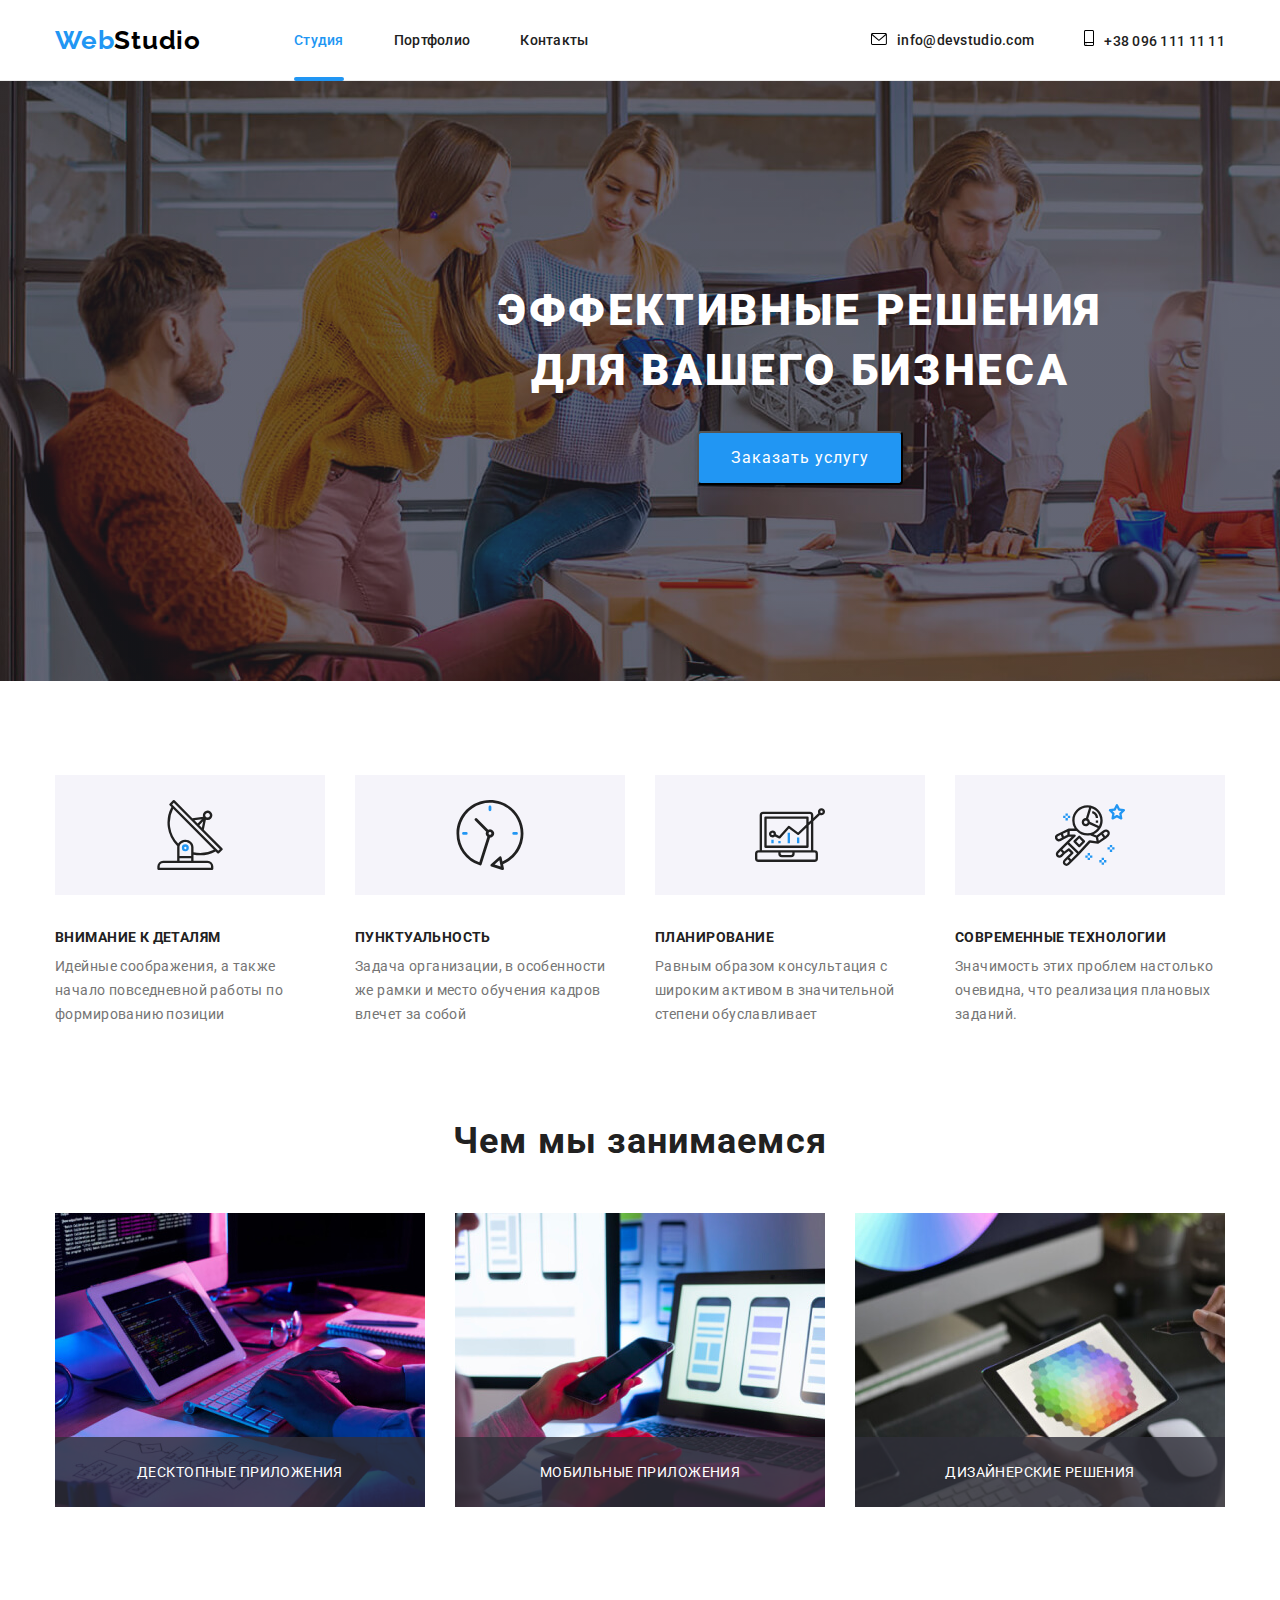
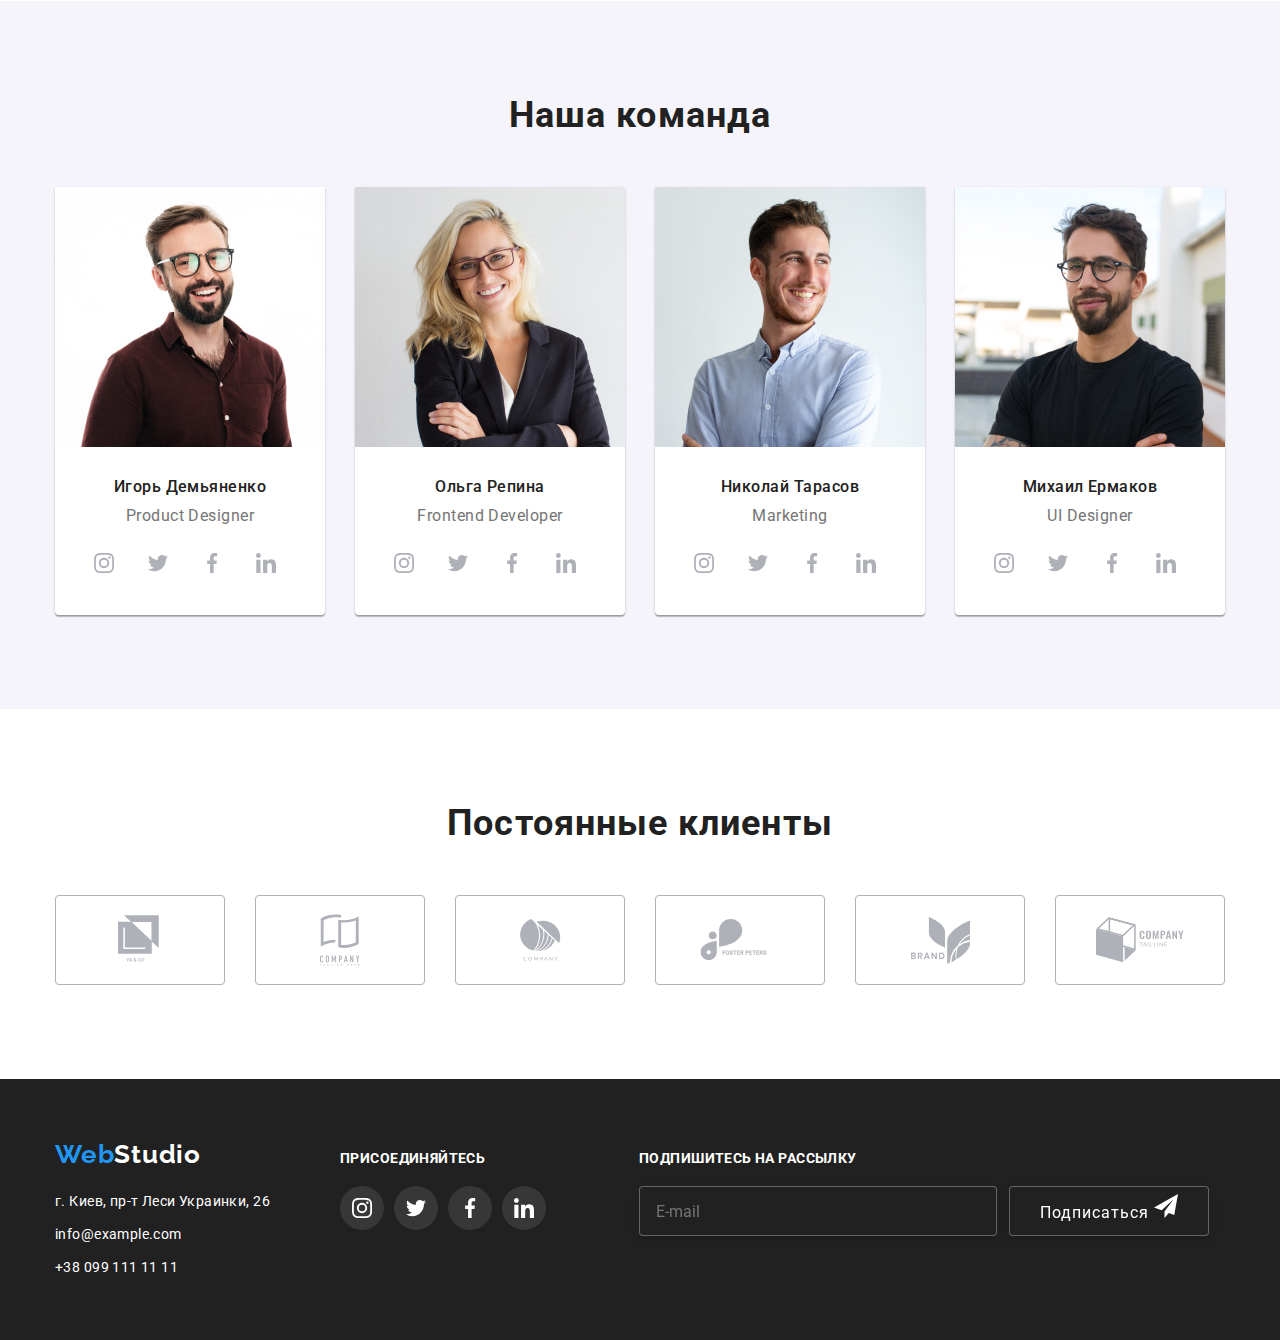
<file: index.html>
<!DOCTYPE html>
<html lang="ru">
  <head>
    <meta charset="UTF-8" />
    <meta name="viewport" content="width=device-width, initial-scale=1.0" />
    <title>Вебстудия</title>
    <link
      rel="stylesheet"
      href="https://cdnjs.cloudflare.com/ajax/libs/modern-normalize/1.0.0/modern-normalize.css"
    />

    <link
      href="https://fonts.googleapis.com/css2?family=Raleway:wght@700&family=Roboto:wght@400;500;700;900&display=swap"
      rel="stylesheet"
    />
    <link rel="stylesheet" href="./css/styles.css" />
  </head>
  <body>
    <!--HEADER-->
    <header class="header">
      <div class="container">
        <nav class="navigation">
          <a class="logo link" href="./index.html" aria-label="логотип вебстудии">Web<span class="logo-right-side">Studio</span>
           </a>
          <ul class="navigation-list list">
            <li class="navigation-list-item">
              <a class="navigation-list-link link current" href="./index.html">Студия
              </a>
            </li>
            <li class="navigation-list-item">
              <a class="navigation-list-link link" href="./portfolio.html"
                >Портфолио</a
              >
            </li>
            <li class="navigation-list-item">
              <a class="navigation-list-link link" href="">Контакты</a>
            </li>
          </ul>
        </nav>
        <address class="address">
          <ul class="address-list link list">
            <li class="adress-list-item">
            <a class="email-link link" href="mailto:info@devstudio.com">
             <svg class="email-link-svg" width="16" height="12" > 
               <use href="./images/sprite.svg#icon-envelope-hover"></use>
              
             </svg>info@devstudio.com
           
            </a>
            </li>
            <li class="adress-list-item">
              <a class="tel-link link" href="tel:+380961111111">
                <svg class="tel-link-svg" width="10" height="16">
                  <use href="./images/sprite.svg#icon-smartphone"></use>
                </svg>+38 096 111 11 11
              </a>
            </li>
          </ul>
        </address>
      </div>
    </header>
    <main>
      <!--HERO-->
      <section class="hero">
        <div class="container">
          <h1 class="hero-title">
            Эффективные решения </br>
            для вашего бизнеса
          </h1>
          <button class="modal-btn" type="button" data-modal-open>Заказать услугу</button>
        </div>
      </section>
      <!--ABOUT US-->
      <section class="about-us">
        <div class="container">
          <ul class="about-us-list list">
          <li class="about-us-list-item">
            <svg class="about-us-item-svg" width="270" height="120">
              <use href="./images/sprite.svg#icon-antenna"></use>
            </svg>
            <p class="about-us-discription">Внимание к деталям</p>
            <p class="about-us-details">
              Идейные соображения, а также начало повседневной работы по
              формированию позиции
            </p>
          </li>
          <li class="about-us-list-item">
            <svg class="about-us-item-svg" width="270" height="120">
              <use href="./images/sprite.svg#icon-clock"></use>
            </svg>
            <p class="about-us-discription">Пунктуальность</p>
            <p class="about-us-details">
              Задача организации, в особенности же рамки и место обучения кадров
              влечет за собой
            </p>
          </li>
          <li class="about-us-list-item">
            <svg class="about-us-item-svg" width="270" height="120">
              <use href="./images/sprite.svg#icon-diagram"></use>
            </svg>
            <p class="about-us-discription">Планирование</p>
            <p class="about-us-details">
              Равным образом консультация с широким активом в значительной
              степени обуславливает
            </p>
          </li>
          <li class="about-us-list-item">
            <svg class="about-us-item-svg" width="270" height="120">
              <use href="./images/sprite.svg#icon-astronaut"></use>
            </svg>
            <p class="about-us-discription">Современные технологии</p>
            <p class="about-us-details">
              Значимость этих проблем настолько очевидна, что реализация
              плановых заданий.
            </p>
          </li>
        </ul>
        </div>
      </section>
      <!-- Services -->
      <section class="services">
       <div class="container">
        <h2 class="about-us-actions">Чем мы занимаемся</h2>
          
        <ul class="services-list link list">
            <li>
              <div class="thumb">
              <img src="./images/aboutus/img.jpg" alt="руки на клавиатуре" />
              <p class="label">Десктопные приложения</p>
              </div>
            </li>
            
            <li>
              <div class="thumb">
              <img src="./images/aboutus/img-1.jpg" alt="телефон в руке" />
            <p class="label">Мобильные приложения</p>
            </div>
            </li>
            <li>
              <div class="thumb">
              <img src="./images/aboutus/img-2.jpg" alt="планшет" />
             <p class="label">Дизайнерские решения</p>
            </div>
            </li>
           </ul>
         
      </div>
       
      </section>
      <!--TEAM-->
      <section class="team">
        <div class="container"> 
          <h2 class="our-team">Наша команда</h2>
        <ul class="team-list link list">
          <li class="team-list-item">
            <img class="team-img" src="./images/team/img1.jpg" alt="Игорь Демьяненко" />
          <div class="team-img-discription">
              <p class="team-name">Игорь Демьяненко</p>
              <p class="team-profession">Product Designer</p>
              <ul class="team-social-list list">
                <li class="team-social-item">
                  <a class="team-social-list-link" href="">
                    <svg class="team-social-list-svg">
                      <use href="./images/sprite.svg#icon-instagram"></use>
                    </svg>
                  </a>

                </li>
                <li class="team-social-item">
                  <a class="team-social-list-link" href="">
                    <svg class="team-social-list-svg">
                      <use href="./images/sprite.svg#icon-twitter-1"></use>
                    </svg>
                  </a>

                </li>
                <li class="team-social-item">
                  <a class="team-social-list-link" href="">
                    <svg class="team-social-list-svg">
                      <use href="./images/sprite.svg#icon-facebook"></use>
                    </svg>
                  </a>
                </li>
                <li class="team-social-item">
                  <a class="team-social-list-link" href="">
                    <svg class="team-social-list-svg">
                      <use href="./images/sprite.svg#icon-linkedin"></use>
                    </svg>
                  </a>
                </li>
              </ul>
          </div>
          </li>
          <li class="team-list-item">
            <img class="team-img" src="./images/team/img2.jpg" alt="Ольга Репина" />
            <div class="team-img-discription">
              <p class="team-name">Ольга Репина</p>
              <p class="team-profession">Frontend Developer</p>
              <ul class="team-social-list list">
                <li class="team-social-item">
                  <a class="team-social-list-link" href="">
                    <svg class="team-social-list-svg">
                      <use href="./images/sprite.svg#icon-instagram"></use>
                    </svg>
                  </a>
              
                </li>
                <li class="team-social-item">
                  <a class="team-social-list-link" href="">
                    <svg class="team-social-list-svg">
                      <use href="./images/sprite.svg#icon-twitter-1"></use>
                    </svg>
                  </a>
              
                </li>
                <li class="team-social-item">
                  <a class="team-social-list-link" href="">
                    <svg class="team-social-list-svg">
                      <use href="./images/sprite.svg#icon-facebook"></use>
                    </svg>
                  </a>
                </li>
                <li class="team-social-item">
                  <a class="team-social-list-link" href="">
                    <svg class="team-social-list-svg">
                      <use href="./images/sprite.svg#icon-linkedin"></use>
                    </svg>
                  </a>
                </li>
              </ul>
            </div>
          </li>
          <li class="team-list-item">
            <img class="team-img" src="./images/team/img3.jpg" alt="Николай Тарасов" />
             <div class="team-img-discription">
                  <p class="team-name">Николай Тарасов</p>
                  <p class="team-profession">Marketing</p>
                  <ul class="team-social-list list">
                    <li class="team-social-item">
                      <a class="team-social-list-link" href="">
                        <svg class="team-social-list-svg">
                          <use href="./images/sprite.svg#icon-instagram"></use>
                        </svg>
                      </a>
                  
                    </li>
                    <li class="team-social-item">
                      <a class="team-social-list-link" href="">
                        <svg class="team-social-list-svg">
                          <use href="./images/sprite.svg#icon-twitter-1"></use>
                        </svg>
                      </a>
                  
                    </li>
                    <li class="team-social-item">
                      <a class="team-social-list-link" href="">
                        <svg class="team-social-list-svg">
                          <use href="./images/sprite.svg#icon-facebook"></use>
                        </svg>
                      </a>
                    </li>
                    <li class="team-social-item">
                      <a class="team-social-list-link" href="">
                        <svg class="team-social-list-svg">
                          <use href="./images/sprite.svg#icon-linkedin"></use>
                        </svg>
                      </a>
                    </li>
                  </ul>
             </div>
          </li>
          <li class="team-list-item">
            <img class="team-img" src="./images/team/img4.jpg" alt="Михаил Ермаков" />
           <div class="team-img-discription">
              <p class="team-name">Михаил Ермаков</p>
              <p class="team-profession">UI Designer</p>
              <ul class="team-social-list list">
                <li class="team-social-item">
                  <a class="team-social-list-link" href="">
                    <svg class="team-social-list-svg">
                      <use href="./images/sprite.svg#icon-instagram"></use>
                    </svg>
                  </a>
              
                </li>
                <li class="team-social-item">
                  <a class="team-social-list-link" href="">
                    <svg class="team-social-list-svg">
                      <use href="./images/sprite.svg#icon-twitter-1"></use>
                    </svg>
                  </a>
              </li>
                <li class="team-social-item">
                  <a class="team-social-list-link" href="">
                    <svg class="team-social-list-svg">
                      <use href="./images/sprite.svg#icon-facebook"></use>
                    </svg>
                  </a>
                </li>
                <li class="team-social-item">
                  <a class="team-social-list-link" href="">
                    <svg class="team-social-list-svg">
                      <use href="./images/sprite.svg#icon-linkedin"></use>
                    </svg>
                  </a>
                </li>
              </ul>
           </div>
          </li>
        </ul>
      </div>
      </section>
      <!-- Clients -->
      <section class="clients">
        <div class="container">
          <h2 class="our-clients">Постоянные клиенты</h2>
           <ul class="clients-list list">
             <li class="clients-list-item">
              <a class="clients-logo-link" href="">
                  <svg class="clients-logo-svg" width="45" height="50">
                    <use href="./images/sprite.svg#icon-logo-1"></use>
                  </svg>
              </a>
             </li>
             <li class="clients-list-item">
               <a class="clients-logo-link" href="">
                  <svg class="clients-logo-svg" width="40" height="52">
                    <use href="./images/sprite.svg#icon-logo-2"></use>
                  </svg>
               </a>
             </li>
             <li class="clients-list-item">
               <a class="clients-logo-link" href="">
                  <svg class="clients-logo-svg" width="41" height="42">
                    <use href="./images/sprite.svg#icon-logo-3"></use>
                  </svg>
               </a>
             </li>
             <li class="clients-list-item">
               <a class="clients-logo-link" href="">
                  <svg class="clients-logo-svg" width="80" height="42">
                    <use href="./images/sprite.svg#icon-logo-4"></use>
                  </svg>
               </a>
             </li>
             <li class="clients-list-item">
               <a class="clients-logo-link" href="">
                  <svg class="clients-logo-svg" width="59" height="47">
                    <use href="./images/sprite.svg#icon-logo-5"-></use>
                  </svg>
               </a>
             </li>
             <li class="clients-list-item">
               <a class="clients-logo-link" href="">
                  <svg class="clients-logo-svg" width="88" height="46">
                    <use href="./images/sprite.svg#icon-logo-6"></use>
                  </svg>
               </a>
             </li>
           </ul>
        </div>
      </section>
    </main>

    <!-- Footer -->
    <footer class="footer">
      <div class="container">
        <div class="footer-container">
        <a class="footer-logo link" href="./index.html" aria-label="логотип вебстудии">Web<span
            class="logo-right-side-footer">Studio</span>
        </a>
        <address>
          <ul class="footer-list link list">
            <li class="city-adress link">г. Киев, пр-т Леси Украинки, 26</li>
            <li class="footer-email">
              <a class="footer-email-link link" href="mailto:info@example.com">info@example.com</a>
            </li>
            <li class="footer-tel">
              <a class="footer-tel-link link" href="tel:+380991111111">+38 099 111 11 11</a>
            </li>
          </ul>
        </address>
        </div>
      <div class="footer-social-links">
        <p class="footer-links-text">присоединяйтесь</p>
        <ul class="footer-social-list list">
          <li class="footer-social-links-item">
            <a class="footer-links link" href="">
              <svg class="footer-links-svg" width="20" height="20">
                <use href="./images/sprite.svg#icon-instagram"></use>
              </svg>
            </a>
          </li>
          <li class="footer-social-links-item">
            <a class="footer-links link" href="">
              <svg class="footer-links-svg" width="20" height="20">
                <use href="./images/sprite.svg#icon-twitter-1"></use>
              </svg>
            </a>
          </li>
          <li class="footer-social-links-item">
            <a class="footer-links link" href="">
              <svg class="footer-links-svg" width="20" height="20">
                <use href="./images/sprite.svg#icon-facebook"></use>
              </svg>
            </a>
          </li>
          <li class="footer-social-links-item">
              <a class="footer-links link" href="">
                <svg class="footer-links-svg" width="20" height="20">
                  <use href="./images/sprite.svg#icon-linkedin"></use>
                </svg>
              </a>
          </li>
        </ul>
      </div>
      <div class="footer-subsribe-form">
        <h2 class="subsribe-text">Подпишитесь на рассылку</h2>
        <form class="footer-form">
          <label for="mail" class="footer-form-label"></label>
          <input type="mail" class="footer-input" placeholder="E-mail" id="mail" />
          <button type="submit" class="footer-submit-btn">Подписаться
            <svg class="footer-submit-btn-svg" width="" height="">
                <use href="./images/sprite.svg#icon-icon-send"></use>
              </svg>
            
            </button>
          </form>
      </div>
      </div>
    </footer>
    <div class="backdrop is-hidden" data-modal>
      <div class="modal">
        <button type="button" class="close-btn" data-modal-close>
          <svg class="close-btn-svg" width="" height="">
            <use href="./images/sprite.svg#icon-close-btn"></use>
          </svg>
        </button>
        <form action="#" class="modal-form">
          <h2 class="modal-form-text">Оставьте свои данные, мы вам перезвоним</h2>
          <label class="modal-form-field">
            <span class="modal-form-description">Имя</span>
            <span class="modal-form-field-wrapper">
                <input type="text" name="user-name" class="modal-form-input" required>
                <svg class="modal-form-svg-icon" width="18" height="18">
                  <use href="./images/sprite.svg#icon-name"></use>
                </svg>
            </span>
         
          </label>
          <label class="modal-form-field">
            <span class="modal-form-description">Телефон</span>
            <span class="modal-form-field-wrapper">
          <input type="tel" name="user-phone" class="modal-form-input" required>
          <svg class="modal-form-svg-icon" width="18" height="18">
            <use href="./images/sprite.svg#icon-phone"></use>
          </svg>
          </span>
          </label>
          <label class="modal-form-field">
            <span class="modal-form-description">Почта</span>
            <span class="modal-form-field-wrapper">
          <input type="email" name="user-email" class="modal-form-input" required>
          <svg class="modal-form-svg-icon" width="18" height="18">
            <use href="./images/sprite.svg#icon-email"></use>
          </svg>
        </span>
          </label>
          <span class="user-message-description">Комментарий</span>
          <textarea name="user-message" class="modal-form-message" placeholder="Введите текст" ></textarea>
          <input type="checkbox" name="user-polisy" value="accept-polisy" id="check-polisy" class="modal-form-policy visually-hidden">
          <label for="check-polisy" class="modal-form-polisy-label">Соглашаюсь с рассылкой и принимаю <a href="#">Условия договора</a></label>
          <button type="submit" class="modal-form-btn">Отправить</button>
        </form>
      </div>
    </div>
    <script src="./js/modal.js"></script>
  </body>
</html>
</file>
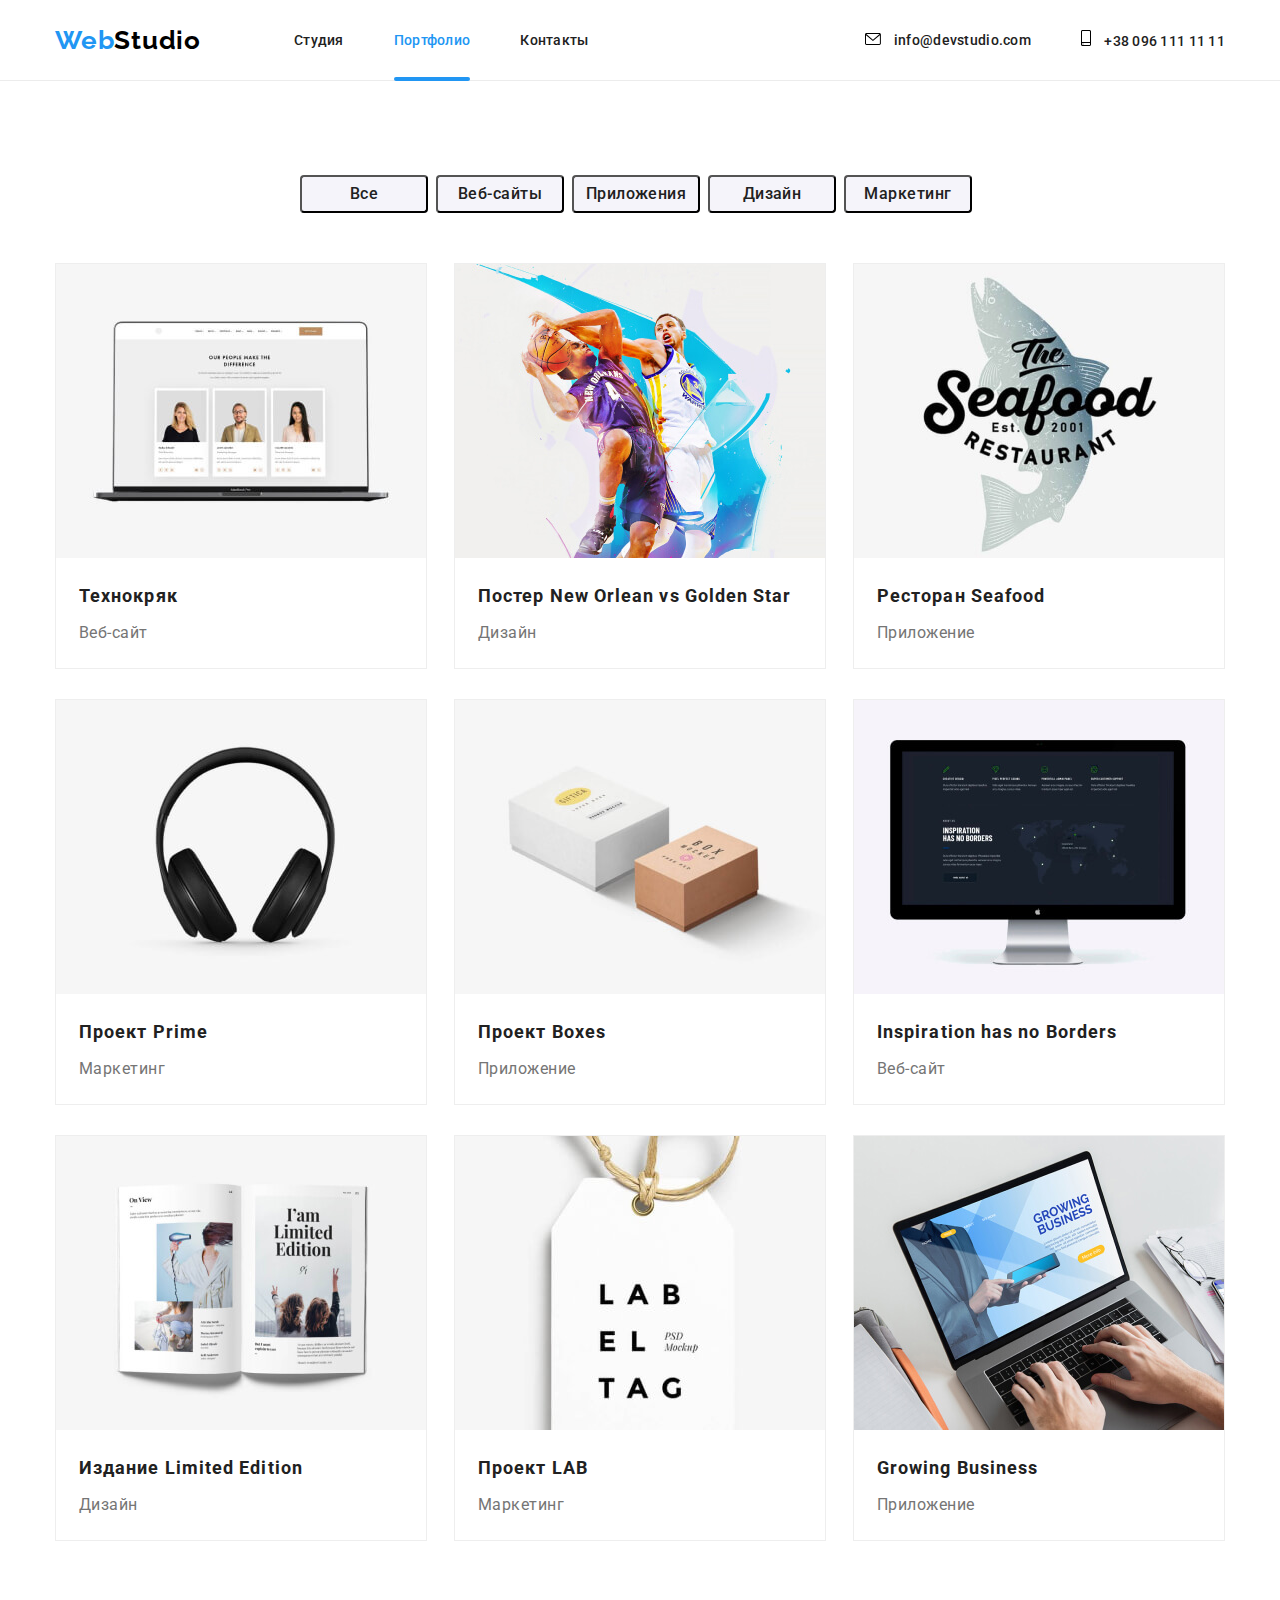
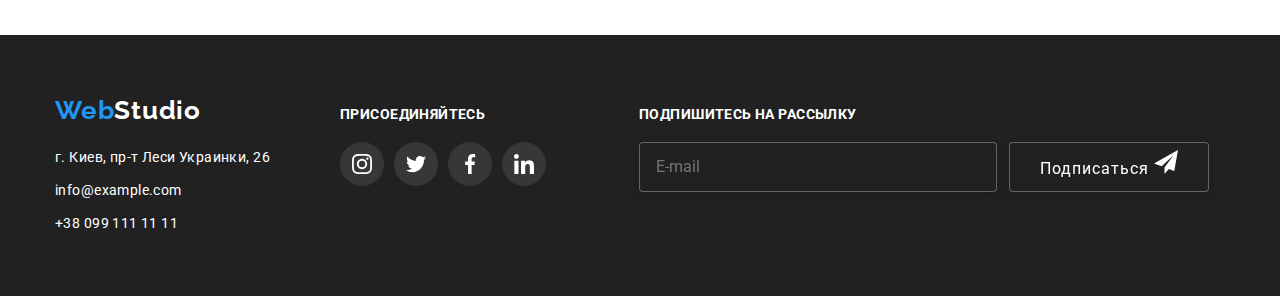
<file: portfolio.html>
<!DOCTYPE html>
<html lang="ru">
  <head>
    <meta charset="UTF-8" />
    <meta name="viewport" content="width=device-width, initial-scale=1.0" />
    <title>Портфолио</title>
    <link
      rel="stylesheet"
      href="https://cdnjs.cloudflare.com/ajax/libs/modern-normalize/1.0.0/modern-normalize.css"
    />
    <link
      href="https://fonts.googleapis.com/css2?family=Raleway:wght@700&family=Roboto:wght@400;500;700;900&display=swap"
      rel="stylesheet"
    />
    <link rel="stylesheet" href="./css/styles.css" />
  </head>
  <body>
    <!--HEADER-->
    <header class="header">
      <div class="container">
        <nav class="navigation">
          <a
            class="logo link"
            href="./index.html"
            aria-label="логотип вебстудии"
            >Web<span class="logo-right-side">Studio</span>
          </a>
          <ul class="navigation-list list">
            <li class="navigation-list-item">
              <a class="navigation-list-link link" href="./index.html"
                >Студия</a
              >
            </li>
            <li class="navigation-list-item">
              <a
                class="navigation-list-link link current"
                href="./portfolio.html"
                >Портфолио</a
              >
            </li>
            <li class="navigation-list-item">
              <a class="navigation-list-link link" href="">Контакты</a>
            </li>
          </ul>
        </nav>
        <address class="address">
          <ul class="address-list link list">
            <li class="adress-list-item">
              <a class="email-link link" href="mailto:info@devstudio.com">
                <svg class="email-link-svg" width="16" height="12">
                  <use href="./images/sprite.svg#icon-envelope-hover"></use>
                </svg>
                info@devstudio.com
              </a>
            </li>
            <li class="adress-list-item">
              <a class="tel-link link" href="tel:+380961111111">
                <svg class="tel-link-svg" width="10" height="16">
                  <use href="./images/sprite.svg#icon-smartphone"></use>
                </svg>
                +38 096 111 11 11
              </a>
            </li>
          </ul>
        </address>
      </div>
    </header>
    <main>
      <!--Hero-->
      <section class="portfolio-hero">
        <div class="container">
          <!--Buttons-->
          <ul class="buttons-list list">
            <li class="buttons-list-item">
              <button class="modal-btn-portfolio" type="button">Все</button>
            </li>
            <li class="buttons-list-item">
              <button class="modal-btn-portfolio" type="button">
                Веб-сайты
              </button>
            </li>
            <li class="buttons-list-item">
              <button class="modal-btn-portfolio" type="button">
                Приложения
              </button>
            </li>
            <li class="buttons-list-item">
              <button class="modal-btn-portfolio" type="button">Дизайн</button>
            </li>
            <li class="buttons-list-item">
              <button class="modal-btn-portfolio" type="button">
                Маркетинг
              </button>
            </li>
          </ul>
          <ul class="portfolio-item list">
            <li class="portfolio-discription-list">
              <div class="overlay">
                <img src="./images/portfolio/img1.jpg" alt="технокряк" />
                <p class="overlay-description">Технокряк это современная площадка распространения коронавируса.
                  Компании используют эту платформу для цифрового
                  шпионажа и атак на защищённые сервера конкурентов.</p>
              </div>
              <div class="portfolio-card-discription">
                <p class="discription-name">Технокряк</p>
                <p class="discription-direction">Веб-сайт</p>
              </div>
             
            </li>
            <li class="portfolio-discription-list">
              <div class="overlay">
              <img src="./images/portfolio/img2.jpg" alt="постер" />
              <p class="overlay-description">dreams come true</p>
              </div>
              <div class="portfolio-card-discription">
                <p class="discription-name">Постер New Orlean vs Golden Star</p>
                <p class="discription-direction">Дизайн</p>
              </div>
            </li>
            <li class="portfolio-discription-list">
              <div class="overlay">
              <img src="./images/portfolio/img3.jpg" alt="логотип ресторана" />
              <p class="overlay-description">dreams come true</p>
              </div>
              <div class="portfolio-card-discription">
                <p class="discription-name">Ресторан Seafood</p>
                <p class="discription-direction">Приложение</p>
              </div>
            </li>
            <li class="portfolio-discription-list">
              <div class="overlay">
              <img src="./images/portfolio/img4.jpg" alt="наушники" />
              <p class="overlay-description">dreams come true</p>
              </div>
              <div class="portfolio-card-discription">
                <p class="discription-name">Проект Prime</p>
                <p class="discription-direction">Маркетинг</p>
              </div>
            </li>
            <li class="portfolio-discription-list">
              <div class="overlay">
              <img src="./images/portfolio/img5.jpg" alt="коробки" />
              <p class="overlay-description">dreams come true</p>
              </div>
              <div class="portfolio-card-discription">
                <p class="discription-name">Проект Boxes</p>
                <p class="discription-direction">Приложение</p>
              </div>
            </li>
            <li class="portfolio-discription-list">
              <div class="overlay">
              <img src="./images/portfolio/img6.jpg" alt="монитор" />
              <p class="overlay-description">dreams come true</p>
              </div>
              <div class="portfolio-card-discription">
                <p class="discription-name">Inspiration has no Borders</p>
                <p class="discription-direction">Веб-сайт</p>
              </div>
            </li>
            <li class="portfolio-discription-list">
              <div class="overlay">
              <img src="./images/portfolio/img7.jpg" alt="книга" />
              <p class="overlay-description">dreams come true</p>
              </div>
              <div class="portfolio-card-discription">
                <p class="discription-name">Издание Limited Edition</p>
                <p class="discription-direction">Дизайн</p>
              </div>
            </li>
            <li class="portfolio-discription-list">
              <div class="overlay">
              <img src="./images/portfolio/img8.jpg" alt="бирка с надписью" />
              <p class="overlay-description">dreams come true</p>
              </div>
              <div class="portfolio-card-discription">
                <p class="discription-name">Проект LAB</p>
                <p class="discription-direction">Маркетинг</p>
              </div>
            </li>
            <li class="portfolio-discription-list">
              <div class="overlay">
              <img src="./images/portfolio/img9.jpg" alt="руки на клавиатуре" />
              <p class="overlay-description">dreams come true</p>
              </div>
              <div class="portfolio-card-discription">
                <p class="discription-name">Growing Business</p>
                <p class="discription-direction">Приложение</p>
              </div>
            </li>
          </ul>
        </div>
      </section>
    </main>
    <!--Footer-->
    <footer class="footer">
      <div class="container">
        <div class="footer-container">
          <a
            class="footer-logo link"
            href="./index.html"
            aria-label="логотип вебстудии"
            >Web<span class="logo-right-side-footer">Studio</span>
          </a>
          <address>
            <ul class="footer-list link list">
              <li class="city-adress link">г. Киев, пр-т Леси Украинки, 26</li>
              <li class="footer-email">
                <a class="footer-email-link link" href="mailto:info@example.com"
                  >info@example.com</a
                >
              </li>
              <li class="footer-tel">
                <a class="footer-tel-link link" href="tel:+380991111111"
                  >+38 099 111 11 11</a
                >
              </li>
            </ul>
          </address>
        </div>
        <div class="footer-social-links">
          <p class="footer-links-text">присоединяйтесь</p>
          <ul class="footer-social-list list">
            <li class="footer-social-links-item">
              <a class="footer-links link" href="">
                <svg class="footer-links-svg" width="20" height="20">
                  <use href="./images/sprite.svg#icon-instagram"></use>
                </svg>
              </a>
            </li>
            <li class="footer-social-links-item">
              <a class="footer-links link" href="">
                <svg class="footer-links-svg" width="20" height="20">
                  <use href="./images/sprite.svg#icon-twitter-1"></use>
                </svg>
              </a>
            </li>
            <li class="footer-social-links-item">
              <a class="footer-links link" href="">
                <svg class="footer-links-svg" width="20" height="20">
                  <use href="./images/sprite.svg#icon-facebook"></use>
                </svg>
              </a>
            </li>
            <li class="footer-social-links-item">
              <a class="footer-links link" href="">
                <svg class="footer-links-svg" width="20" height="20">
                  <use href="./images/sprite.svg#icon-linkedin"></use>
                </svg>
              </a>
            </li>
          </ul>
        </div>
        <div class="footer-subsribe-form">
          <h2 class="subsribe-text">Подпишитесь на рассылку</h2>
          <form class="footer-form">
            <label for="mail" class="footer-form-label"></label>
            <input type="mail" class="footer-input" placeholder="E-mail" id="mail" />
            <button type="submit" class="footer-submit-btn">Подписаться
              <svg class="footer-submit-btn-svg" width="" height="">
                <use href="./images/sprite.svg#icon-icon-send"></use>
              </svg>
        </button>
          </form>
        </div>
      </div>
    </footer>
  </body>
</html>
</file>
<file: css/styles.css>
:root {
  --primary-text-color: #212121;
  --discription-text-color: #757575;
  --accent-color: #2196f3;
  --text-color: #ffffff;
  --footer-background: #2f303a;
  --icons-links-color: #afb1b8;
}

*,
*::before,
*::after {
  margin: 0;
  padding: 0;
}

body {
  font-family: 'Roboto', sans-serif;
  font-style: normal;
}
.list {
  list-style: none;
}

.link {
  text-decoration: none;
}

.navigation-list-link:hover,
.navigation-list-link:focus {
  color: var(--accent-color);
}

.email-link:hover,
.email-link:focus {
  color: var(--accent-color);
}

.tel-link:hover,
.tel-link:focus {
  color: var(--accent-color);
}
.footer-email-link:hover,
.footer-email-link:focus {
  color: var(--accent-color);
}

.footer-tel-link:hover,
.footer-tel-link:focus {
  color: var(--accent-color);
}

address {
  font-style: normal;
}

img {
  display: block;
}
.visually-hidden {
  position: absolute !important;
  clip: rect(1px 1px 1px 1px); /* IE6, IE7 */
  clip: rect(1px, 1px, 1px, 1px);
  padding: 0 !important;
  border: 0 !important;
  height: 1px !important;
  width: 1px !important;
  overflow: hidden;
}

/* HEADER */

.logo {
  font-family: Raleway;
  font-weight: bold;
  font-size: 26px;
  line-height: 1.192;
  letter-spacing: 0.03em;
  color: var(--accent-color);
  margin-right: 93px;
}

.logo-right-side {
  color: black;
}

.logo-right-side-footer {
  color: #ffffff;
}
.navigation-list {
  display: flex;
}

.navigation-list-link {
  display: inline-block;
  padding: 32px 0px;
  font-weight: 500;
  font-size: 14px;
  line-height: 1.142;
  letter-spacing: 0.02em;
  color: var(--primary-text-color);
}
.current {
  color: var(--accent-color);
}

.current {
  position: relative;
  color: var(--accent-color);
}
.current::after {
  position: absolute;
  left: 0;
  bottom: -1px;
  display: inline-block;
  width: 100%;
  height: 4px;
  content: '';
  background-color: var(--accent-color);
  border-radius: 2px;
}

.email-link {
  font-weight: 500;
  font-size: 14px;
  line-height: 1.142;
  letter-spacing: 0.02em;
  color: var(--primary-text-color);

  transition-property: all;
  transition-duration: 250ms;
  transition-timing-function: cubic-bezier(0.4, 0, 0.2, 1);
}

.email-link:hover .email-link-svg {
  fill: var(--accent-color);
}
.email-link-svg {
  margin-right: 10px;
  transition-property: all;
  transition-duration: 250ms;
  transition-timing-function: cubic-bezier(0.4, 0, 0.2, 1);
}
.tel-link {
  font-weight: 500;
  font-size: 14px;
  line-height: 1.333;
  letter-spacing: 0.02em;
  color: var(--primary-text-color);
  transition-property: all;
  transition-duration: 250ms;
  transition-timing-function: cubic-bezier(0.4, 0, 0.2, 1);
}
.tel-link:hover .tel-link-svg {
  fill: var(--accent-color);
}
.tel-link-svg {
  margin-right: 10px;
  transition-property: all;
  transition-duration: 250ms;
  transition-timing-function: cubic-bezier(0.4, 0, 0.2, 1);
}
.container {
  width: 1200px;
  padding: 0 15px;
  margin: 0 auto;
}
.header {
  border-bottom: 1px solid #ececec;
}

.header .container {
  display: flex;
  align-self: center;
}
.navigation {
  display: flex;
  align-items: center;
}

.address-list {
  display: flex;
  align-items: center;
}
.adress-list-item:not(:last-child) {
  margin-right: 50px;
}
.header .address {
  display: inline-flex;
  margin-left: auto;
}

.navigation-list-item:not(:last-child) {
  margin-right: 50px;
}
/* HERO */

.hero .container {
  width: 1600px;
  height: 600px;
  background-color: var(--primary-text-color);
  text-align: center;
  background-image: linear-gradient(
      rgba(47, 48, 58, 0.4),
      rgba(47, 48, 58, 0.4)
    ),
    url(../images/hero/bgi.jpg);
  background-repeat: no-repeat;
}

.hero-title {
  font-weight: 900;
  font-size: 44px;
  line-height: 1.363;
  text-align: center;
  letter-spacing: 0.06em;
  text-transform: uppercase;
  color: #ffffff;
  margin-bottom: 30px;
  padding-top: 200px;
}

.modal-btn {
  display: inline-block;
  font-size: 16px;
  line-height: 1.875;
  padding: 10px 32px;
  border-radius: 4px;
  min-width: 136px;
  letter-spacing: 0.06em;
  background: #2196f3;
  box-shadow: 0px 4px 4px rgba(0, 0, 0, 0.15);
  color: #ffffff;
}
.modal-btn:hover,
.modal-btn:focus {
  background: #188ce8;
  box-shadow: 0px 4px 4px rgba(0, 0, 0, 0.15);
}

/* ABOUT US */
.about-us {
  padding: 94px 0px;
}

.about-us-list {
  display: flex;
}

.about-us-list-item {
  width: 270px;
}
.about-us-list-item:not(:last-child) {
  margin-right: 30px;
}

.about-us-discription {
  font-weight: bold;
  font-size: 14px;
  line-height: 1.142;
  letter-spacing: 0.03em;
  text-transform: uppercase;
  color: var(--primary-text-color);
  margin-bottom: 10px;
}

.about-us-details {
  font-weight: normal;
  font-size: 14px;
  line-height: 1.714;
  letter-spacing: 0.03em;

  color: var(--discription-text-color);
}

.about-us-item-svg {
  padding: 25px 100px;
  margin-bottom: 30px;
  background: #f5f4fa;
}
/* Services  */
.services {
  padding-bottom: 94px;
}

.about-us-actions,
.our-team {
  font-weight: bold;
  font-size: 36px;
  line-height: 1.166;
  text-align: center;
  letter-spacing: 0.03em;
  margin-bottom: 50px;

  color: var(--primary-text-color);
}
.services-list {
  display: flex;
  justify-content: space-between;
}

.thumb {
  position: relative;
}

.thumb > .label {
  position: absolute;
  width: 370px;
  height: 70px;

  top: 224px;
}
.label {
  font-size: 14px;
  line-height: 1.142;
  text-align: center;
  letter-spacing: 0.03em;
  text-transform: uppercase;
  padding-top: 27px;

  color: #ffffff;
  background: rgba(47, 48, 58, 0.8);
}
/* TEAM */
.team {
  padding-top: 94px;
  padding-bottom: 94px;
  background-color: #f5f4fa;
}
.team-list {
  display: flex;
  justify-content: space-between;
}
.team-list-item {
  display: flex;
  flex-direction: column;
  padding-bottom: 30px;
  background: #ffffff;
  box-shadow: 0px 1px 3px rgba(0, 0, 0, 0.12), 0px 1px 1px rgba(0, 0, 0, 0.14),
    0px 2px 1px rgba(0, 0, 0, 0.2);
  border-radius: 0px 0px 4px 4px;
}

.team-img {
  margin-bottom: 30px;
}
.team-img-discription {
  text-align: center;
}

.team-name {
  font-weight: 500;
  font-size: 16px;
  line-height: 1.187;
  text-align: center;
  letter-spacing: 0.03em;
  color: var(--primary-text-color);
  margin-bottom: 10px;
}
.team-profession {
  padding-bottom: 16px;
  font-size: 16px;
  line-height: 1.187;
  letter-spacing: 0.03em;

  color: var(--discription-text-color);
}

.team-social-list-link {
  display: flex;
  align-items: center;
  justify-content: center;
  width: 44px;
  height: 44px;
  border-radius: 50%;
  transition-property: all;
  transition-duration: 250ms;
  transition-timing-function: cubic-bezier(0.4, 0, 0.2, 1);
}
.team-social-list-svg {
  width: 20px;
  height: 20px;
  fill: #afb1b8;
  transition-property: all;
  transition-duration: 250ms;
  transition-timing-function: cubic-bezier(0.4, 0, 0.2, 1);
}
.team-social-list {
  display: flex;
  justify-content: center;
}

.team-social-item {
  margin-right: 10px;
}
.team-social-list-link:hover .team-social-list-svg {
  background-color: var(--accent-color);
  fill: #ffffff;
}
.team-social-list-link:hover {
  color: #ffffff;
  background-color: var(--accent-color);
}

/* Footer */
.footer {
  padding-top: 60px;
  padding-bottom: 60px;
  background-color: #212121;
}

.footer .container {
  display: flex;
  align-items: baseline;
}

.footer-logo {
  display: inline-block;
  margin-bottom: 20px;
  font-family: Raleway;
  font-weight: bold;
  font-size: 26px;
  line-height: 1.192;
  letter-spacing: 0.03em;
  color: var(--accent-color);
}
.footer-list {
  padding-right: 70px;
  font-size: 14px;
  line-height: 1.714;
  letter-spacing: 0.03em;
}

.footer-email {
  margin-bottom: 9px;
}
.city-adress {
  margin-bottom: 9px;
  color: var(--text-color);
}

.footer-email-link {
  color: var(--text-color);
  transition-property: all;
  transition-duration: 250ms;
  transition-timing-function: cubic-bezier(0.4, 0, 0.2, 1);
}
.footer-tel-link {
  color: var(--text-color);
  transition-property: all;
  transition-duration: 250ms;
  transition-timing-function: cubic-bezier(0.4, 0, 0.2, 1);
}

.footer-social-list {
  display: flex;
  align-items: center;
  justify-content: center;
  border-radius: 50%;
}
.footer-links:hover,
.footer-links:focus {
  background-color: var(--accent-color);
}

.footer-links:hover .footer-links-svg,
.footer-links:focus .footer-links-svg {
  background-color: var(--accent-color);
}

.footer-links {
  display: flex;
  align-items: center;
  justify-content: center;
  width: 44px;
  height: 44px;
  border-radius: 50%;
  background-color: rgba(255, 255, 255, 0.1);
  transition-property: all;
  transition-duration: 250ms;
  transition-timing-function: cubic-bezier(0.4, 0, 0.2, 1);
}

.footer-links-text {
  margin-bottom: 20px;
  width: 146.41px;
  font-weight: bold;
  font-size: 14px;
  line-height: 16px;
  letter-spacing: 0.03em;
  text-transform: uppercase;
  color: #ffffff;
}
.footer-links-svg {
  fill: var(--text-color);
  transition-property: all;
  transition-duration: 250ms;
  transition-timing-function: cubic-bezier(0.4, 0, 0.2, 1);
}
.footer-social-links-item:not(:last-child) {
  margin-right: 10px;
}
.footer-subsribe-form {
  display: inline-block;
  margin-left: 93px;
}
.footer-form {
  position: relative;
}

.subsribe-text {
  width: 219px;
  height: 16px;
  margin-bottom: 20px;
  font-size: 14px;
  line-height: 1.142;
  letter-spacing: 0.03em;
  text-transform: uppercase;

  color: #ffffff;
}

.footer-input {
  display: inline-block;

  width: 358px;
  height: 50px;
  padding-left: 16px;

  border: 1px solid rgba(255, 255, 255, 0.3);
  box-sizing: border-box;
  filter: drop-shadow(0px 4px 4px rgba(0, 0, 0, 0.15));
  border-radius: 4px;
  background-color: #212121;
  color: rgba(255, 255, 255, 0.6);
}
.footer-submit-btn {
  position: absolute;
  width: 200px;
  height: 50px;
  font-size: 16px;
  line-height: 1.875;
  margin-left: 12px;

  letter-spacing: 0.06em;
  color: #ffffff;
  border: 1px solid rgba(255, 255, 255, 0.3);
  box-sizing: border-box;
  filter: drop-shadow(0px 4px 4px rgba(0, 0, 0, 0.15));
  border-radius: 4px;
  background-color: #212121;
}
.footer-submit-btn:hover {
  background-color: var(--accent-color);
  transition-property: all;
  transition-duration: 250ms;
  transition-timing-function: cubic-bezier(0.4, 0, 0.2, 1);
  cursor: pointer;
}
.footer-submit-btn-svg {
  width: 24px;
  height: 24px;
}

/* PORTFOLIO  */
.portfolio-hero {
  padding-top: 94px;
  padding-bottom: 94px;
}

.buttons-list {
  display: flex;
  justify-content: center;
  margin-bottom: 50px;
}

.buttons-list-item {
  margin-right: 8px;
}
.portfolio-discription-list:not(:nth-last-child(-n + 3)) {
  margin-bottom: 30px;
}
.portfolio-discription-list {
  position: relative;
  background: #ffffff;
  border: 1px solid #eeeeee;
  box-sizing: border-box;
  transition-property: all;
  transition-duration: 250ms;
  transition-timing-function: cubic-bezier(0.4, 0, 0.2, 1);
}

.portfolio-discription-list:hover {
  box-shadow: 0px 1px 1px rgba(0, 0, 0, 0.12), 0px 4px 4px rgba(0, 0, 0, 0.06),
    1px 4px 6px rgba(0, 0, 0, 0.16);
}

.modal-btn-portfolio {
  font-weight: 500;
  font-size: 16px;
  line-height: 1.625;
  text-align: center;
  letter-spacing: 0.03em;
  width: 128px;
  height: 38px;
  background: #f5f4fa;
  border-radius: 4px;
  color: var(--primary-text-color);
  transition-property: all;
  transition-duration: 250ms;
  transition-timing-function: cubic-bezier(0.4, 0, 0.2, 1);
}

.modal-btn-portfolio:hover,
.modal-btn-portfolio:focus {
  color: #ffffff;
  background-color: var(--accent-color);
}

.portfolio-item {
  display: flex;
  justify-content: space-between;
  flex-wrap: wrap;
}

.portfolio-card-discription {
  padding: 20px 23px;
}

.discription-name {
  margin-bottom: 4px;
  width: 322px;
  font-weight: bold;
  font-size: 18px;
  line-height: 2;
  letter-spacing: 0.06em;
  color: #212121;
}

.discription-direction {
  width: 322px;
  font-weight: normal;
  font-size: 16px;
  line-height: 1.875;
  letter-spacing: 0.03em;
  color: #757575;
}
.portfolio-discription-list:hover .overlay-description {
  transform: translateY(0%);
}

.portfolio-discription-list {
  transition-property: all;
  transition-duration: 250ms;
  transition-timing-function: cubic-bezier(0.4, 0, 0.2, 1);
}

.overlay {
  position: relative;
  overflow: hidden;
}

.overlay-description {
  position: absolute;
  top: 0;
  left: 0;
  width: 370px;
  height: 294px;
  padding: 63px 23px;
  font-size: 18px;
  line-height: 1.555;
  letter-spacing: 0.03em;
  color: #ffffff;
  background: rgba(33, 150, 243, 0.9);
  transform: translateY(100%);
  transition-property: all;
  transition-duration: 250ms;
  transition-timing-function: cubic-bezier(0.4, 0, 0.2, 1);
}

/* clients */
.our-clients {
  font-weight: bold;
  font-size: 36px;
  line-height: 1.166;
  text-align: center;
  letter-spacing: 0.03em;
  margin-bottom: 50px;

  color: var(--primary-text-color);
}
.clients {
  padding-top: 94px;
  padding-bottom: 94px;
}
.clients-list {
  display: flex;
}

.clients-logo-link:hover,
.clients-logo-link:focus {
  border-color: var(--accent-color);
}

.clients-logo-link:hover .clients-logo-svg,
.clients-logo-link:focus .clients-logo-svg {
  fill: var(--accent-color);
}

.clients-list-item:not(:first-child) {
  margin-left: 30px;
}
.clients-logo-link {
  display: flex;
  justify-content: center;
  align-items: center;
  width: 170px;
  height: 90px;
  border: 1px solid #afb1b8;
  box-sizing: border-box;
  border-radius: 4px;
  color: var(--icons-links-color);
  transition-property: all;
  transition-duration: 250ms;
  transition-timing-function: cubic-bezier(0.4, 0, 0.2, 1);
}
.clients-logo-svg {
  fill: var(--icons-links-color);
  transition-property: all;
  transition-duration: 250ms;
  transition-timing-function: cubic-bezier(0.4, 0, 0.2, 1);
}

/* MODAL */
.backdrop {
  position: fixed;
  top: 0;
  left: 0;
  width: 100%;
  height: 100%;
  background-color: rgba(0, 0, 0, 0.2);
}
.modal {
  position: absolute;
  top: 50%;
  left: 50%;
  transform: translate(-50%, -50%);
  width: 528px;
  height: 581px;
  background-color: #ffffff;
  box-shadow: 0px 1px 3px rgba(0, 0, 0, 0.12), 0px 1px 1px rgba(0, 0, 0, 0.14),
    0px 2px 1px rgba(0, 0, 0, 0.2);
  border-radius: 4px;
  padding: 40px;
}
.close-btn {
  position: absolute;
  top: 8px;
  right: 8px;
  width: 30px;
  height: 30px;
  border: 1px solid rgba(0, 0, 0, 0.1);
  background-color: #ffffff;
  border-radius: 50%;
  cursor: pointer;
}

.close-btn:hover .close-btn-svg {
  fill: var(--accent-color);

  transition-property: all;
  transition-duration: 250ms;
  transition-timing-function: cubic-bezier(0.4, 0, 0.2, 1);
}

.close-btn-svg {
  width: 18px;
  height: 18px;
}
.is-hidden {
  opacity: 0;
  visibility: hidden;
  pointer-events: none;
}

/* MODAL FORM */
.modal-form {
  display: flex;
  flex-direction: column;
}
.modal-form-input {
  display: block;
  width: 100%;
  height: 40px;
  border: 1px solid rgba(33, 33, 33, 0.2);
  border-radius: 4px;
  margin-bottom: 10px;
  padding-left: 42px;
}
.modal-form-message {
  height: 120px;
  border: 1px solid rgba(33, 33, 33, 0.2);
  border-radius: 4px;
  resize: none;
  margin-bottom: 20px;
  padding: 12px 16px;
}
.modal-form-policy {
  margin-bottom: 30px;
}
.modal-form-description {
  font-size: 12px;
  line-height: 0.333;
  margin-top: 4px;
  letter-spacing: 0.01em;

  color: #757575;
}

.modal-form-btn {
  display: flex;
  align-self: center;
  align-items: center;
  justify-content: center;
  width: 200px;
  height: 50px;
  font-size: 16px;
  line-height: 1.875;
  letter-spacing: 0.06em;

  color: #ffffff;
  background-color: var(--accent-color);

  box-shadow: 0px 4px 4px rgba(0, 0, 0, 0.15);
  border-radius: 4px;
}

.modal-form-btn:hover {
  cursor: pointer;
  background: #188ce8;
  box-shadow: 0px 4px 4px rgba(0, 0, 0, 0.15);
  transition-property: all;
  transition-duration: 250ms;
  transition-timing-function: cubic-bezier(0.4, 0, 0.2, 1);
}

.modal-form-text {
  font-size: 20px;
  line-height: 1.15;
  text-align: center;
  letter-spacing: 0.03em;
  color: #212121;
  margin-bottom: 12px;
}

.modal-form-svg-icon {
  position: absolute;
  top: 50%;
  left: 12px;
  transform: translateY(-50%);
}
.modal-form-input:focus,
.modal-form-message:focus {
  outline: none;
  border: 1px solid #2196f3;
}
.modal-form-input:hover,
.modal-form-message:hover {
  cursor: pointer;
}
.modal-form-input:focus + .modal-form-svg-icon {
  fill: #2196f3;
}
.user-message-description {
  font-size: 12px;
  line-height: 0.333;
  margin-top: 4px;
  letter-spacing: 0.01em;
  color: #757575;
  margin-bottom: 8px;
}

.modal-form-field-wrapper {
  display: block;
  position: relative;
  margin-top: 10px;
}
.modal-form-polisy-label::before {
  display: inline-block;
  content: '';
  width: 16px;
  height: 15px;
  outline: 0.2px solid #757575;
  margin-right: 9px;
}

.modal-form-polisy-label {
  margin-bottom: 30px;
  font-size: 14px;
  line-height: 1.714;
  letter-spacing: 0.03em;
  color: #757575;
}

.modal-form-policy:checked + .modal-form-polisy-label::before {
  background-image: url(../images/modal/Vector.png);
  background-repeat: no-repeat;
  background-color: #2196f3;
}
</file>
